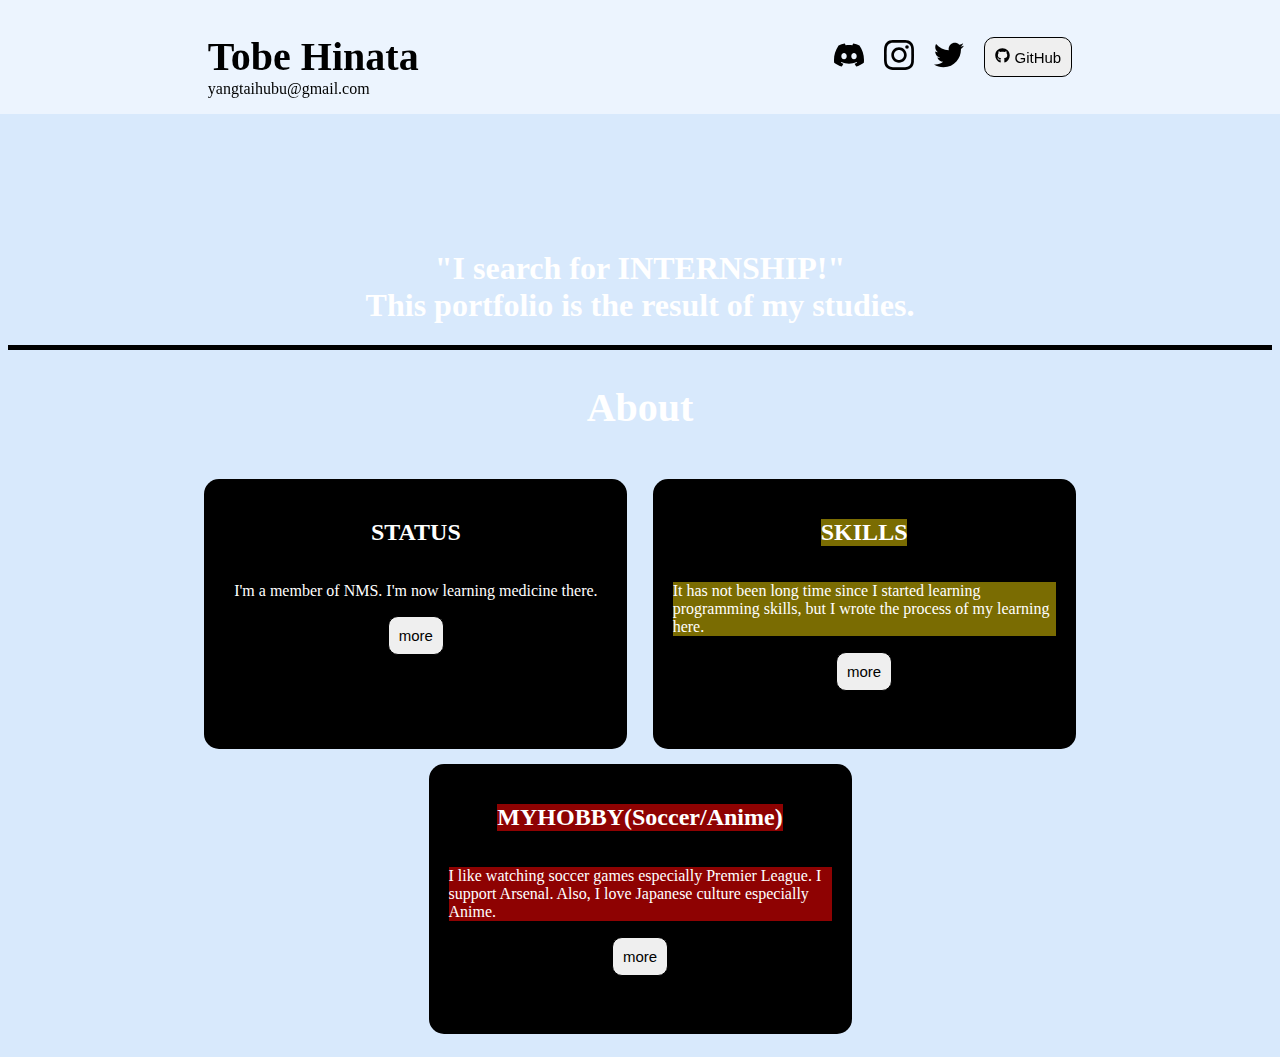
<file: index.html>
<!DOCTYPE html>
<html lang="en">
<head>
    <meta charset="UTF-8">
    <meta name="viewport" content="width=device-width, initial-scale=1.0">
    <link rel="stylesheet" href="index.css">
    <title>My portfolio</title>
</head>
<body>
    <header>
        <div>
            <h2 class="name">Tobe Hinata</h2>
            <p class="mail">yangtaihubu@gmail.com</p>     
        </div>
        <div class="top-holder">
            <a   href="https://discord.com/channels/@me">
                <img class="icon" src="./images/discord.svg" alt="">
            </a>
            <a  href="https://www.instagram.com/tobesun01/">
                <img class="icon" src="./images/instagram.svg" alt="">
            </a>
            <a  href="https://x.com/yangtaihubu">
                <img class="icon" src="./images/twitter.svg" alt="">
            </a>
            <a href="https://github.com/To-be-Sun">
                <button>
                    <svg stroke="currentColor" fill="currentColor" stroke-width="0" viewBox="0 0 496 512" height="1em" width="1em" xmlns="http://www.w3.org/2000/svg"><path d="M165.9 397.4c0 2-2.3 3.6-5.2 3.6-3.3.3-5.6-1.3-5.6-3.6 0-2 2.3-3.6 5.2-3.6 3-.3 5.6 1.3 5.6 3.6zm-31.1-4.5c-.7 2 1.3 4.3 4.3 4.9 2.6 1 5.6 0 6.2-2s-1.3-4.3-4.3-5.2c-2.6-.7-5.5.3-6.2 2.3zm44.2-1.7c-2.9.7-4.9 2.6-4.6 4.9.3 2 2.9 3.3 5.9 2.6 2.9-.7 4.9-2.6 4.6-4.6-.3-1.9-3-3.2-5.9-2.9zM244.8 8C106.1 8 0 113.3 0 252c0 110.9 69.8 205.8 169.5 239.2 12.8 2.3 17.3-5.6 17.3-12.1 0-6.2-.3-40.4-.3-61.4 0 0-70 15-84.7-29.8 0 0-11.4-29.1-27.8-36.6 0 0-22.9-15.7 1.6-15.4 0 0 24.9 2 38.6 25.8 21.9 38.6 58.6 27.5 72.9 20.9 2.3-16 8.8-27.1 16-33.7-55.9-6.2-112.3-14.3-112.3-110.5 0-27.5 7.6-41.3 23.6-58.9-2.6-6.5-11.1-33.3 2.6-67.9 20.9-6.5 69 27 69 27 20-5.6 41.5-8.5 62.8-8.5s42.8 2.9 62.8 8.5c0 0 48.1-33.6 69-27 13.7 34.7 5.2 61.4 2.6 67.9 16 17.7 25.8 31.5 25.8 58.9 0 96.5-58.9 104.2-114.8 110.5 9.2 7.9 17 22.9 17 46.4 0 33.7-.3 75.4-.3 83.6 0 6.5 4.6 14.4 17.3 12.1C428.2 457.8 496 362.9 496 252 496 113.3 383.5 8 244.8 8zM97.2 352.9c-1.3 1-1 3.3.7 5.2 1.6 1.6 3.9 2.3 5.2 1 1.3-1 1-3.3-.7-5.2-1.6-1.6-3.9-2.3-5.2-1zm-10.8-8.1c-.7 1.3.3 2.9 2.3 3.9 1.6 1 3.6.7 4.3-.7.7-1.3-.3-2.9-2.3-3.9-2-.6-3.6-.3-4.3.7zm32.4 35.6c-1.6 1.3-1 4.3 1.3 6.2 2.3 2.3 5.2 2.6 6.5 1 1.3-1.3.7-4.3-1.3-6.2-2.2-2.3-5.2-2.6-6.5-1zm-11.4-14.7c-1.6 1-1.6 3.6 0 5.9 1.6 2.3 4.3 3.3 5.6 2.3 1.6-1.3 1.6-3.9 0-6.2-1.4-2.3-4-3.3-5.6-2z"></path></svg>
                    <span>GitHub</span>
                </button>
            </a>   
        </div>
        <div class="dropdown">
            <button class="dropdown-toggle">
                <svg xmlns="http://www.w3.org/2000/svg" viewBox="0 0 448 512" width="20px" height=""20px><path d="M0 96C0 78.3 14.3 64 32 64l384 0c17.7 0 32 14.3 32 32s-14.3 32-32 32L32 128C14.3 128 0 113.7 0 96zM0 256c0-17.7 14.3-32 32-32l384 0c17.7 0 32 14.3 32 32s-14.3 32-32 32L32 288c-17.7 0-32-14.3-32-32zM448 416c0 17.7-14.3 32-32 32L32 448c-17.7 0-32-14.3-32-32s14.3-32 32-32l384 0c17.7 0 32 14.3 32 32z"/></svg></button>
            <ul class="dropdown-menu">
              <li><a href="https://discord.com/channels/@me">Discord</a></li>
              <li><a href="https://www.instagram.com/tobesun01/">Instragram</a></li>
              <li><a href="https://x.com/yangtaihubu">X</a></li>
              <li><a href="https://github.com/To-be-Sun">GitHub</a></li>
            </ul>
          </div>
    </header>
    <section>
        <h1 >"I search for INTERNSHIP!"
            <br>This portfolio is the result of my studies.
        </h1>
    </section>
    <h2 class="about">About</h2>
    <div class="container">
        <div class="first part">
            <h2>STATUS</h2>
            <p>I'm a member of NMS.
                I'm now learning medicine there.
            </p>
            <form action="./status/status.html">
                <button >more</button>
            </form>
        </div>
        <div class="second part">
            <h2>SKILLS</h2>
            <p>It has not been long time since I started learning programming skills, but I wrote the process of my learning here.            </p>
            <form action="./skills/skills.html">
                <button>more</button>
            </form>
        </div>
        <div class="third part">
            <h2>MYHOBBY(Soccer/Anime)</h2>
            <p>I like watching soccer games especially Premier League. I support Arsenal. Also, I love Japanese culture especially Anime.</p>
            <form action="./myhobby/myhobby.html">
                <button>more</button>
            </form>
        </div>
        
    </div>
        
    
    
<script src="index.js"></script>
</body>
</html>
</file>
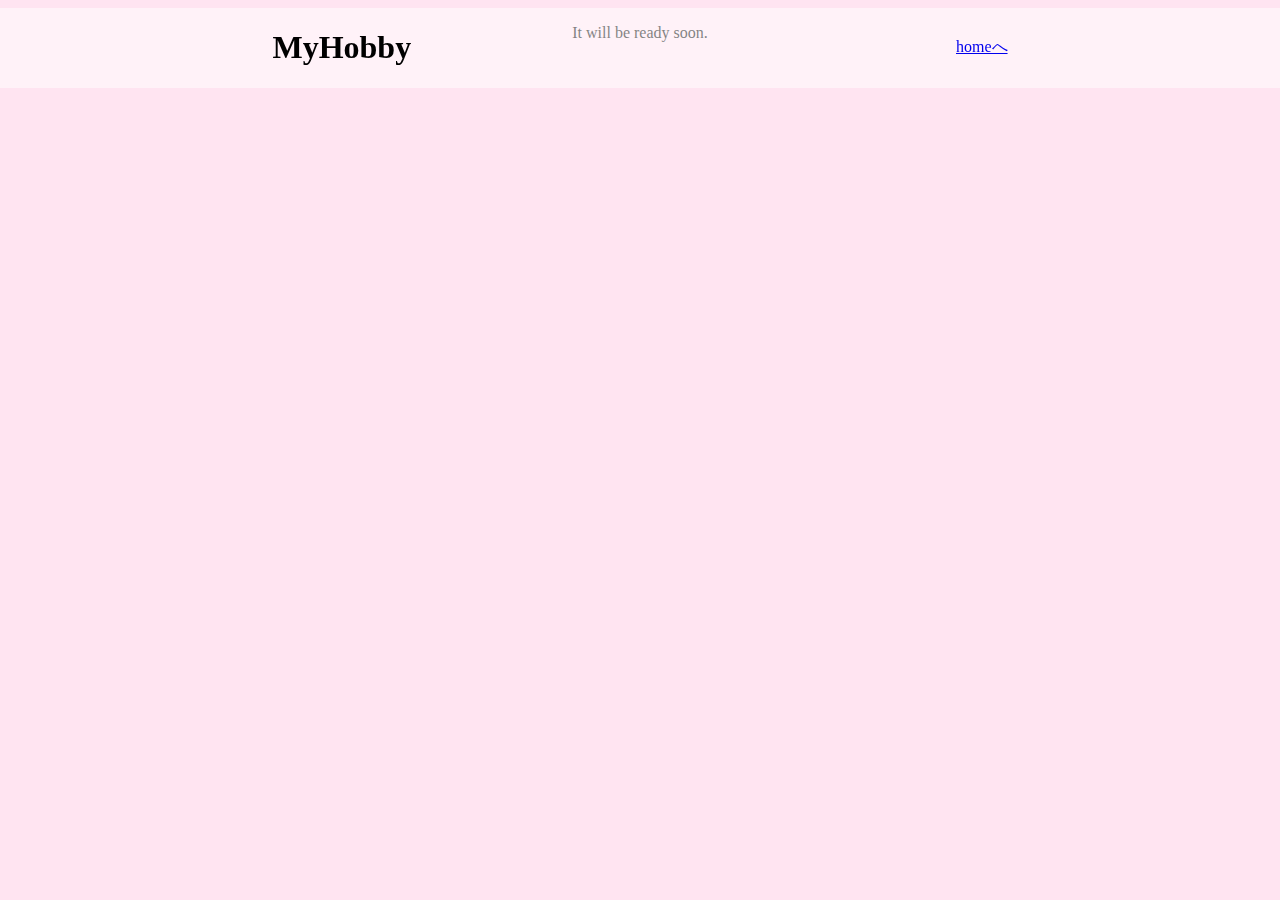
<file: myhobby/myhobby.html>
<!DOCTYPE html>
<html lang="en">
<head>
    <meta charset="UTF-8">
    <meta name="viewport" content="width=device-width, initial-scale=1.0">
    <link rel="stylesheet" href="myhobby.css">
    <title>MyHobby</title>
</head>
<body>
    <header>
        <h1>MyHobby</h1>
        <div class="tohome">
            <a href="../index.html">homeへ</a>
        </div>
    </header>
    <p>It will be ready soon.</p>

</body>
</html>
</file>
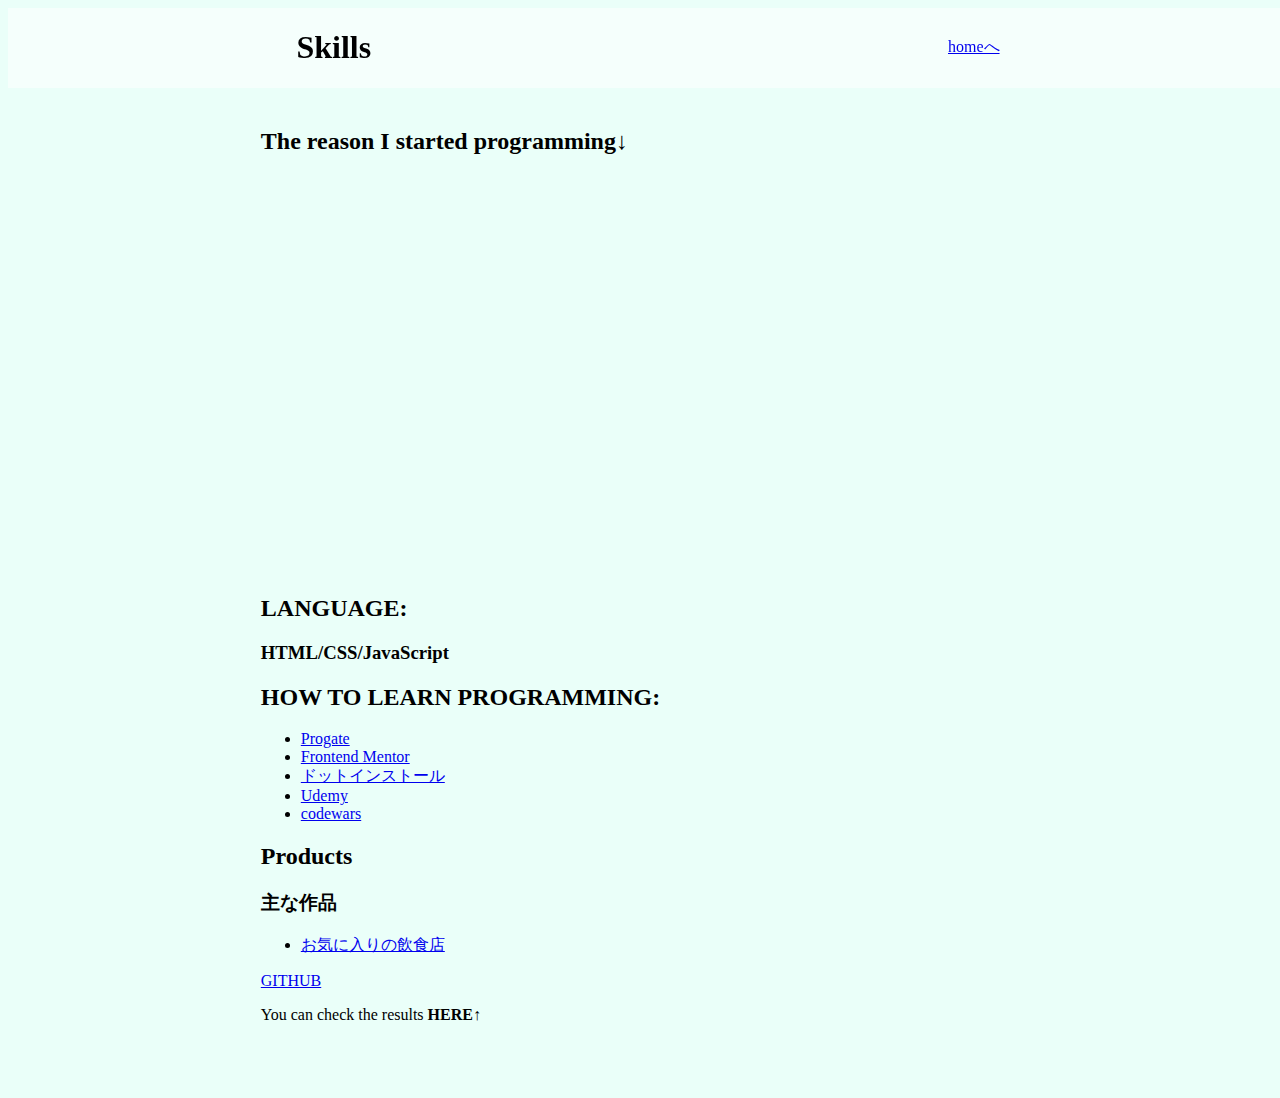
<file: skills/skills.html>
<!DOCTYPE html>
<html lang="en">
<head>
    <meta charset="UTF-8">
    <meta name="viewport" content="width=device-width, initial-scale=1.0">
    <title>Skills</title>
    <link rel="stylesheet" href="skills.css">
</head>
<body>
    <header>
        <h1>Skills</h1>
        <div class="tohome">
            <a href="../index.html">homeへ</a>
        </div>
    </header>
    <div class="container">
        <h2>The reason I started programming↓</h2>
        <iframe class="note-embed" src="https://note.com/embed/notes/n326d33efe6f7" style="border: 0; display: block; max-width: 99%; width: 494px; padding: 0px; margin: 10px 0px; position: static; visibility: visible;" height="400"></iframe><script async src="https://note.com/scripts/embed.js" charset="utf-8"></script>
        <div class="log">
            <h2>LANGUAGE:</h2>
            <h3>HTML/CSS/JavaScript</h3>
            <h2>HOW TO LEARN PROGRAMMING:</h2>
            <ul>
                <li><a href="https://prog-8.com/">Progate</a></li>
                <li><a href="https://www.frontendmentor.io/">Frontend Mentor</a></li>
                <li><a href="https://dotinstall.com/">ドットインストール</a></li>
                <li><a href="https://www.udemy.com/">Udemy</a></li>
                <li><a href="https://www.codewars.com/users/">codewars</a></li>
            </ul>
            <h2>Products</h2>
            <h3>主な作品</h3>
            <ul>
                <li><a href="https://to-be-sun.github.io/my-favorite-restaurant/">お気に入りの飲食店</a></li>
            </ul>
            <a href="https://github.com/To-be-Sun">GITHUB</a>
            <p>You can check the results <span style="font-weight:900">HERE↑</span></p>
            
        </div>
    </div>
</body>
</html>
</file>
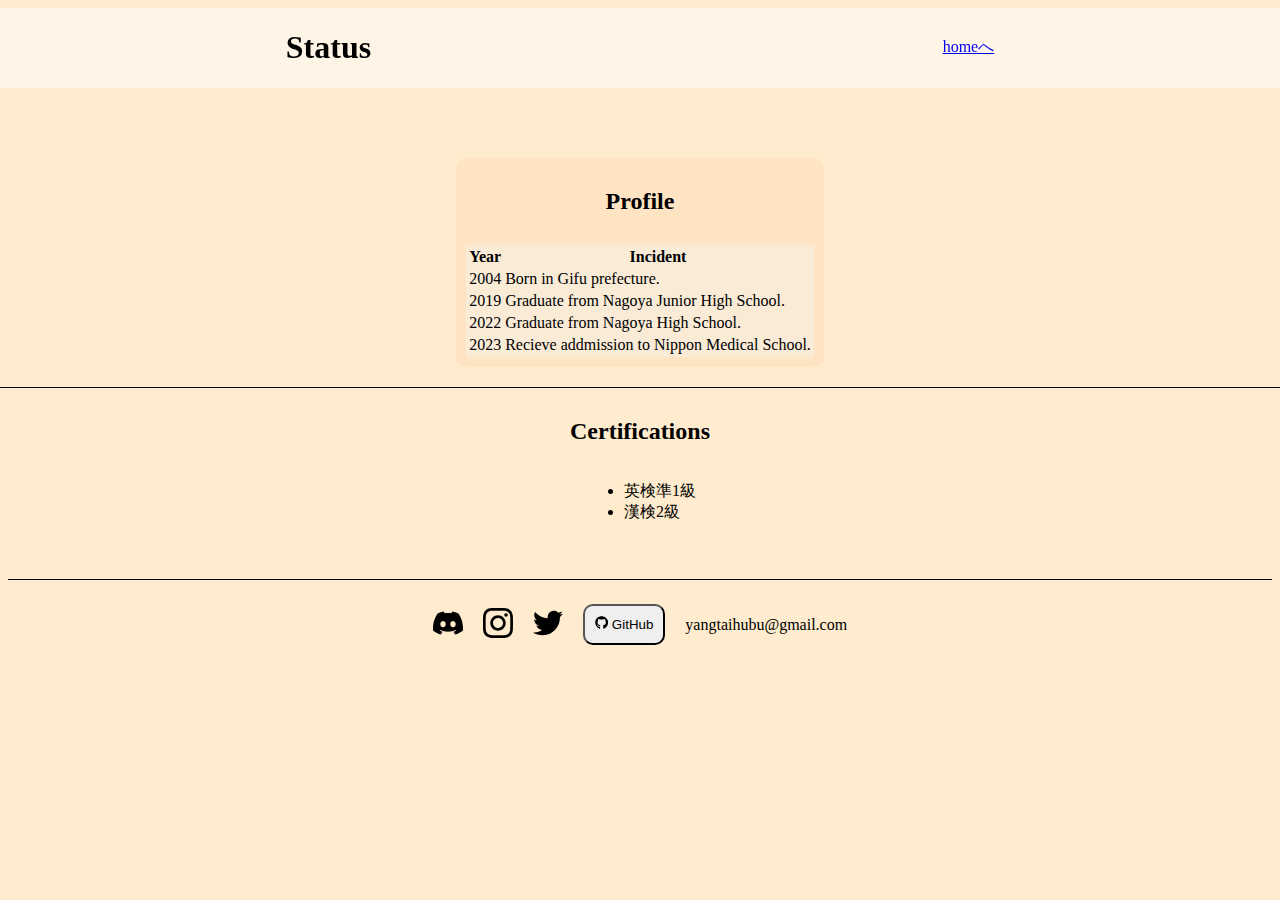
<file: status/status.html>
<!DOCTYPE html>
<html lang="en">
<head>
    <meta charset="UTF-8">
    <meta name="viewport" content="width=device-width, initial-scale=1.0">
    <title>Status</title>
    <link rel="stylesheet" href="status.css">
</head>
<body>
    <header>
        <h1 class="title">Status</h1>
        <div class="tohome">
            <a href="../index.html">homeへ</a>
        </div>
    </header>
    <div class="profile">
        <h2>Profile</h2>
        <table>
            <tr>
                <th>Year</th>
                <th>Incident</th>
            </tr>
            <tr>
                <td>2004</td>
                <td>Born in Gifu prefecture.</td>
            </tr>
            <tr>
                <td>2019</td>
                <td>Graduate from Nagoya Junior High School.</td>
            </tr>
            <tr>
                <td>2022</td>
                <td>Graduate from Nagoya High School.</td>
            </tr>
            <tr>
                <td>2023</td>
                <td>Recieve addmission to Nippon Medical School.</td>
            </tr>
        </table>
    </div>
    <div class="certifications">
        <h2>Certifications</h2>
        <ul>
            <li>英検準1級</li>
            <li>漢検2級</li>
        </ul>
    </div>  
    <footer>
        <div class="contact">
            <a   href="https://discord.com/channels/@me">
                <img class="icon" src="../images/discord.svg" alt="">
            </a>
            <a  href="https://www.instagram.com/tobesun01/">
                <img class="icon" src="../images/instagram.svg" alt="">
            </a>
            <a  href="https://x.com/yangtaihubu">
                <img class="icon" src="../images/twitter.svg" alt="">
            </a>
            <a href="https://github.com/To-be-Sun">
                <button>
                    <svg stroke="currentColor" fill="currentColor" stroke-width="0" viewBox="0 0 496 512" height="1em" width="1em" xmlns="http://www.w3.org/2000/svg"><path d="M165.9 397.4c0 2-2.3 3.6-5.2 3.6-3.3.3-5.6-1.3-5.6-3.6 0-2 2.3-3.6 5.2-3.6 3-.3 5.6 1.3 5.6 3.6zm-31.1-4.5c-.7 2 1.3 4.3 4.3 4.9 2.6 1 5.6 0 6.2-2s-1.3-4.3-4.3-5.2c-2.6-.7-5.5.3-6.2 2.3zm44.2-1.7c-2.9.7-4.9 2.6-4.6 4.9.3 2 2.9 3.3 5.9 2.6 2.9-.7 4.9-2.6 4.6-4.6-.3-1.9-3-3.2-5.9-2.9zM244.8 8C106.1 8 0 113.3 0 252c0 110.9 69.8 205.8 169.5 239.2 12.8 2.3 17.3-5.6 17.3-12.1 0-6.2-.3-40.4-.3-61.4 0 0-70 15-84.7-29.8 0 0-11.4-29.1-27.8-36.6 0 0-22.9-15.7 1.6-15.4 0 0 24.9 2 38.6 25.8 21.9 38.6 58.6 27.5 72.9 20.9 2.3-16 8.8-27.1 16-33.7-55.9-6.2-112.3-14.3-112.3-110.5 0-27.5 7.6-41.3 23.6-58.9-2.6-6.5-11.1-33.3 2.6-67.9 20.9-6.5 69 27 69 27 20-5.6 41.5-8.5 62.8-8.5s42.8 2.9 62.8 8.5c0 0 48.1-33.6 69-27 13.7 34.7 5.2 61.4 2.6 67.9 16 17.7 25.8 31.5 25.8 58.9 0 96.5-58.9 104.2-114.8 110.5 9.2 7.9 17 22.9 17 46.4 0 33.7-.3 75.4-.3 83.6 0 6.5 4.6 14.4 17.3 12.1C428.2 457.8 496 362.9 496 252 496 113.3 383.5 8 244.8 8zM97.2 352.9c-1.3 1-1 3.3.7 5.2 1.6 1.6 3.9 2.3 5.2 1 1.3-1 1-3.3-.7-5.2-1.6-1.6-3.9-2.3-5.2-1zm-10.8-8.1c-.7 1.3.3 2.9 2.3 3.9 1.6 1 3.6.7 4.3-.7.7-1.3-.3-2.9-2.3-3.9-2-.6-3.6-.3-4.3.7zm32.4 35.6c-1.6 1.3-1 4.3 1.3 6.2 2.3 2.3 5.2 2.6 6.5 1 1.3-1.3.7-4.3-1.3-6.2-2.2-2.3-5.2-2.6-6.5-1zm-11.4-14.7c-1.6 1-1.6 3.6 0 5.9 1.6 2.3 4.3 3.3 5.6 2.3 1.6-1.3 1.6-3.9 0-6.2-1.4-2.3-4-3.3-5.6-2z"></path></svg>
                    <span>GitHub</span>
                </button>
            </a> 
            <p>yangtaihubu@gmail.com</p>       
        </div>
    </footer>
    
</body>
</html>
</file>
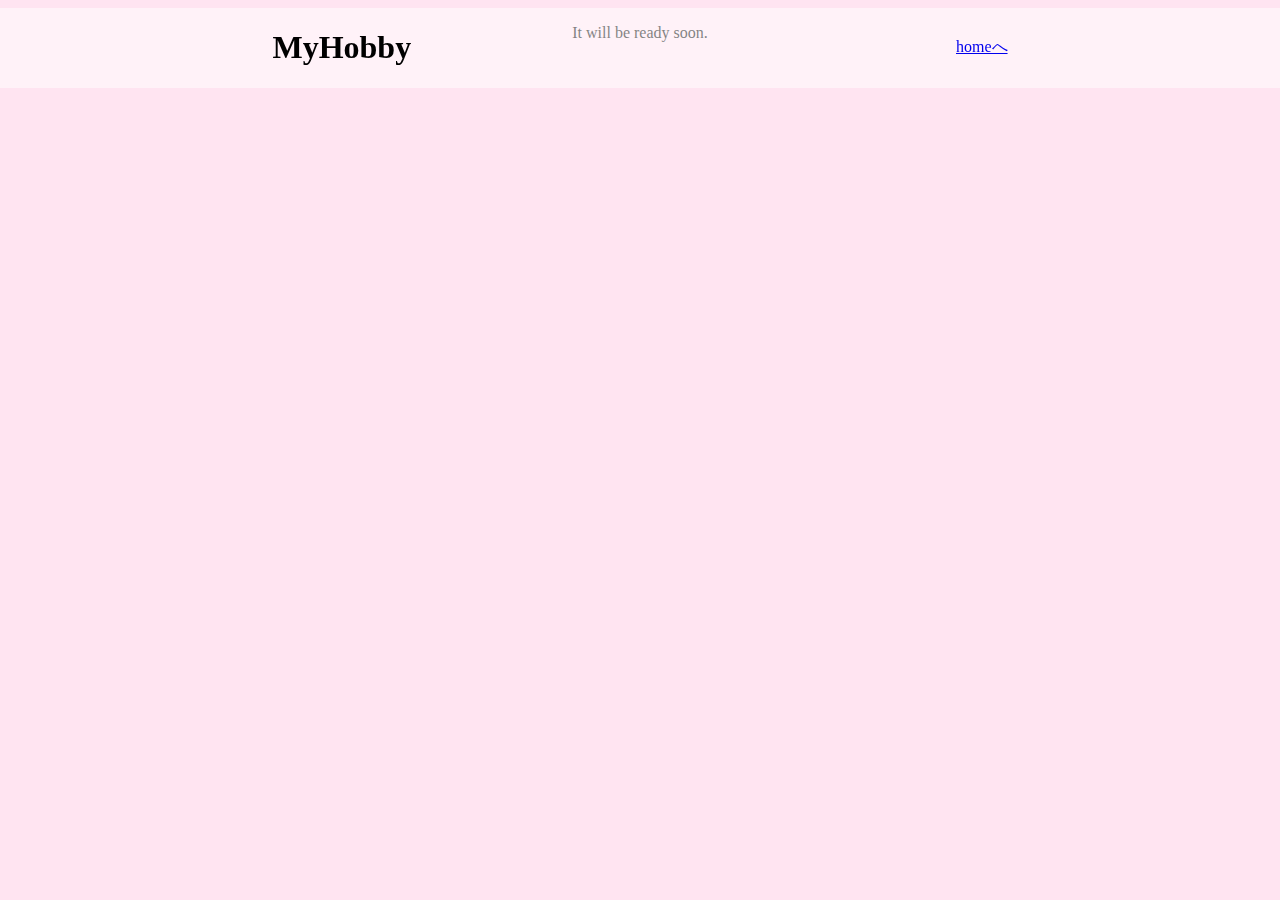
<file: index/myhobby/myhobby.html>
<!DOCTYPE html>
<html lang="en">
<head>
    <meta charset="UTF-8">
    <meta name="viewport" content="width=device-width, initial-scale=1.0">
    <link rel="stylesheet" href="myhobby.css">
    <title>MyHobby</title>
</head>
<body>
    <header>
        <h1>MyHobby</h1>
        <div class="tohome">
            <a href="/index.html">homeへ</a>
        </div>
    </header>
    <p>It will be ready soon.</p>

</body>
</html>
</file>
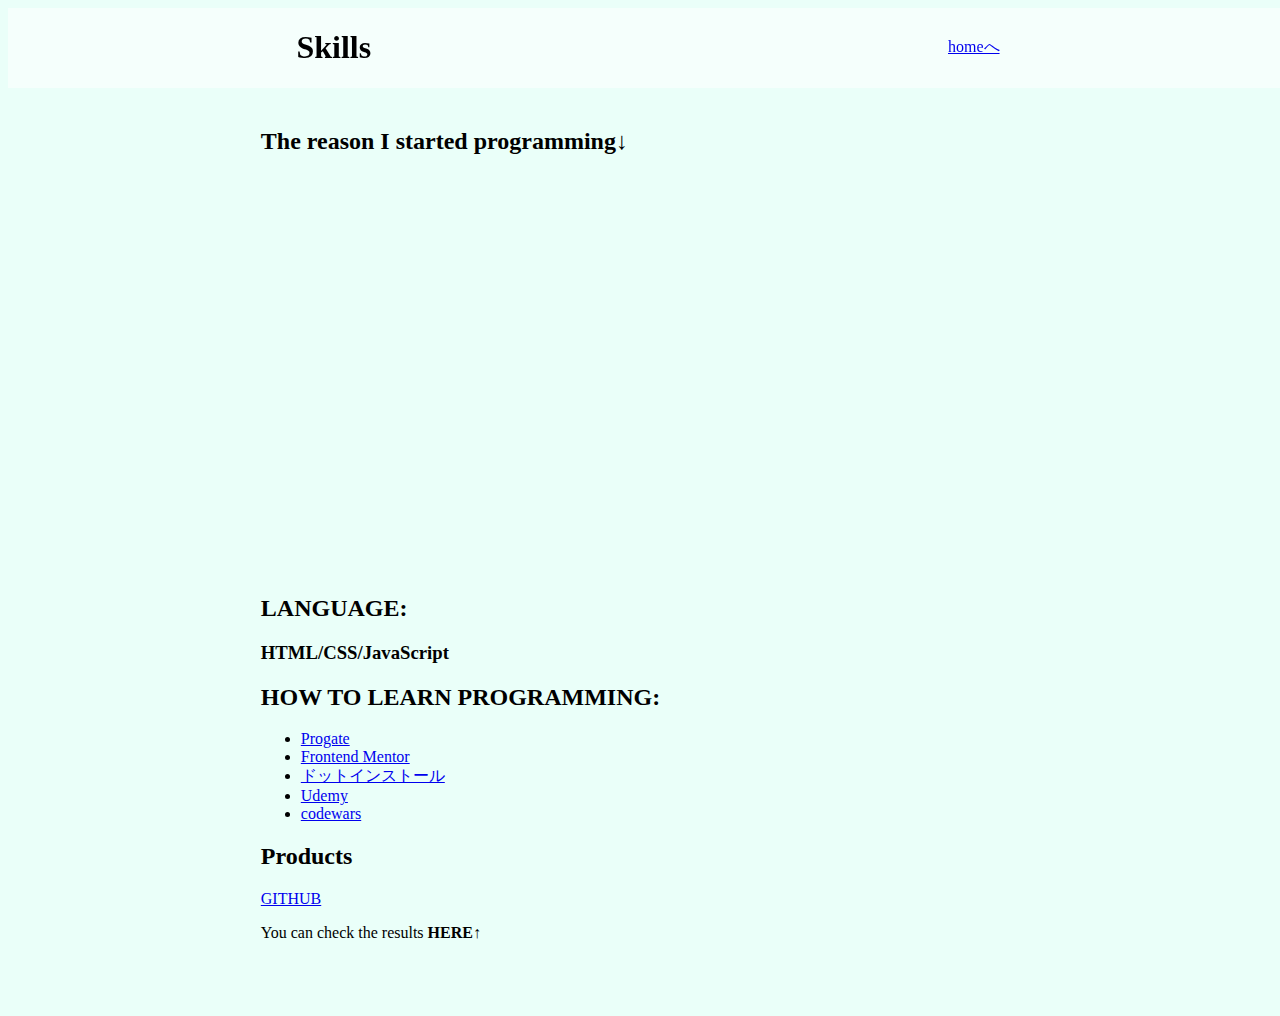
<file: index/skills/skills.html>
<!DOCTYPE html>
<html lang="en">
<head>
    <meta charset="UTF-8">
    <meta name="viewport" content="width=device-width, initial-scale=1.0">
    <title>Skills</title>
    <link rel="stylesheet" href="skills.css">
</head>
<body>
    <header>
        <h1>Skills</h1>
        <div class="tohome">
            <a href="/index.html">homeへ</a>
        </div>
    </header>
    <div class="container">
        <h2>The reason I started programming↓</h2>
        <iframe class="note-embed" src="https://note.com/embed/notes/n326d33efe6f7" style="border: 0; display: block; max-width: 99%; width: 494px; padding: 0px; margin: 10px 0px; position: static; visibility: visible;" height="400"></iframe><script async src="https://note.com/scripts/embed.js" charset="utf-8"></script>
        <div class="log">
            <h2>LANGUAGE:</h2>
            <h3>HTML/CSS/JavaScript</h3>
            <h2>HOW TO LEARN PROGRAMMING:</h2>
            <ul>
                <li><a href="https://prog-8.com/">Progate</a></li>
                <li><a href="https://www.frontendmentor.io/">Frontend Mentor</a></li>
                <li><a href="https://dotinstall.com/">ドットインストール</a></li>
                <li><a href="https://www.udemy.com/">Udemy</a></li>
                <li><a href="https://www.codewars.com/users/">codewars</a></li>
            </ul>
            <h2>Products</h2>
            <a href="https://github.com/To-be-Sun">GITHUB</a>
            <p>You can check the results <span style="font-weight:900">HERE↑</span></p>
            
        </div>
    </div>
</body>
</html>
</file>
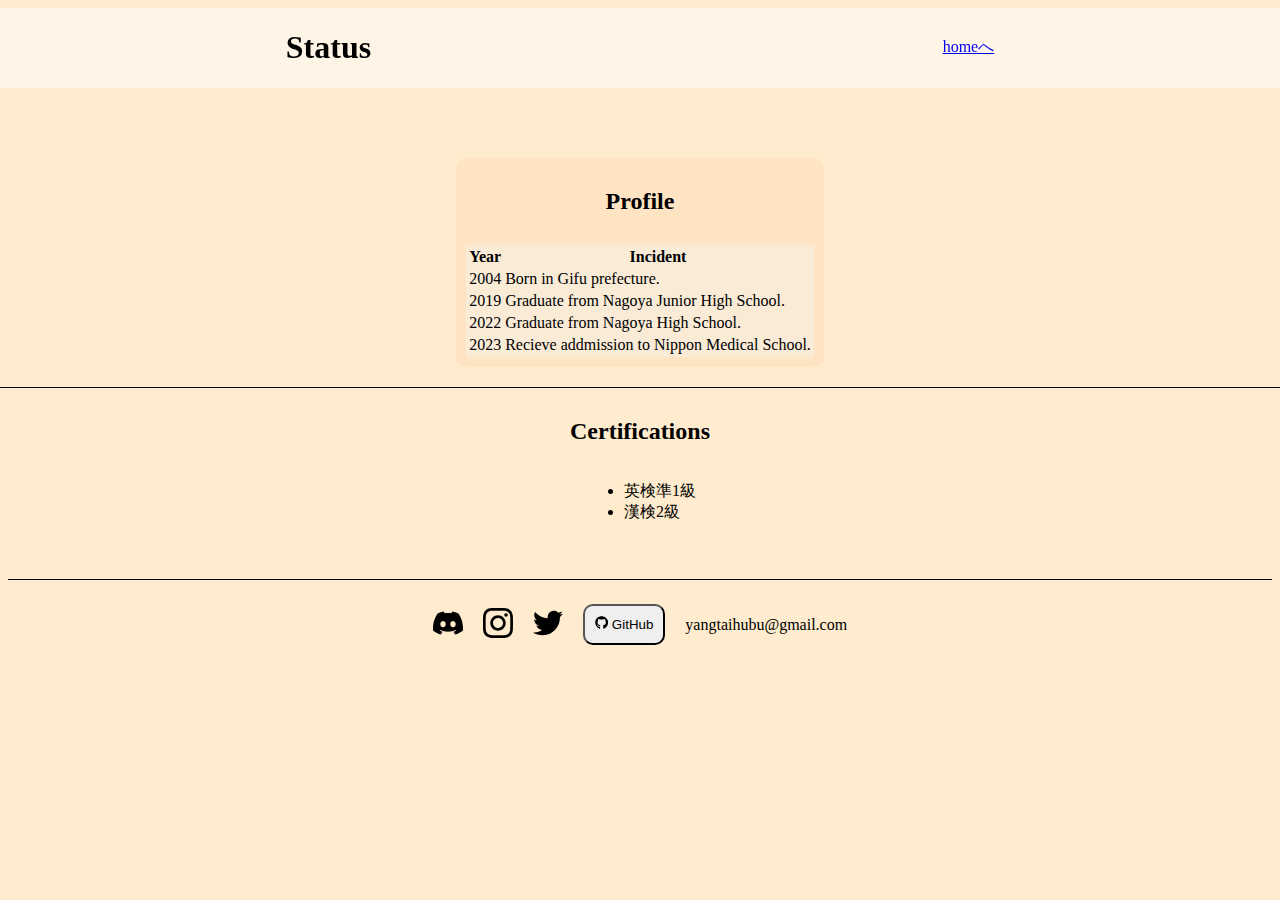
<file: index/status/status.html>
<!DOCTYPE html>
<html lang="en">
<head>
    <meta charset="UTF-8">
    <meta name="viewport" content="width=device-width, initial-scale=1.0">
    <title>Status</title>
    <link rel="stylesheet" href="status.css">
</head>
<body>
    <header>
        <h1 class="title">Status</h1>
        <div class="tohome">
            <a href="/index.html">homeへ</a>
        </div>
    </header>
    <div class="profile">
        <h2>Profile</h2>
        <table>
            <tr>
                <th>Year</th>
                <th>Incident</th>
            </tr>
            <tr>
                <td>2004</td>
                <td>Born in Gifu prefecture.</td>
            </tr>
            <tr>
                <td>2019</td>
                <td>Graduate from Nagoya Junior High School.</td>
            </tr>
            <tr>
                <td>2022</td>
                <td>Graduate from Nagoya High School.</td>
            </tr>
            <tr>
                <td>2023</td>
                <td>Recieve addmission to Nippon Medical School.</td>
            </tr>
        </table>
    </div>
    <div class="certifications">
        <h2>Certifications</h2>
        <ul>
            <li>英検準1級</li>
            <li>漢検2級</li>
        </ul>
    </div>  
    <footer>
        <div class="contact">
            <a   href="https://discord.com/channels/@me">
                <img class="icon" src="/index/images/discord.svg" alt="">
            </a>
            <a  href="https://www.instagram.com/tobesun01/">
                <img class="icon" src="/index/images/instagram.svg" alt="">
            </a>
            <a  href="https://x.com/yangtaihubu">
                <img class="icon" src="/index/images/twitter.svg" alt="">
            </a>
            <a href="https://github.com/To-be-Sun">
                <button>
                    <svg stroke="currentColor" fill="currentColor" stroke-width="0" viewBox="0 0 496 512" height="1em" width="1em" xmlns="http://www.w3.org/2000/svg"><path d="M165.9 397.4c0 2-2.3 3.6-5.2 3.6-3.3.3-5.6-1.3-5.6-3.6 0-2 2.3-3.6 5.2-3.6 3-.3 5.6 1.3 5.6 3.6zm-31.1-4.5c-.7 2 1.3 4.3 4.3 4.9 2.6 1 5.6 0 6.2-2s-1.3-4.3-4.3-5.2c-2.6-.7-5.5.3-6.2 2.3zm44.2-1.7c-2.9.7-4.9 2.6-4.6 4.9.3 2 2.9 3.3 5.9 2.6 2.9-.7 4.9-2.6 4.6-4.6-.3-1.9-3-3.2-5.9-2.9zM244.8 8C106.1 8 0 113.3 0 252c0 110.9 69.8 205.8 169.5 239.2 12.8 2.3 17.3-5.6 17.3-12.1 0-6.2-.3-40.4-.3-61.4 0 0-70 15-84.7-29.8 0 0-11.4-29.1-27.8-36.6 0 0-22.9-15.7 1.6-15.4 0 0 24.9 2 38.6 25.8 21.9 38.6 58.6 27.5 72.9 20.9 2.3-16 8.8-27.1 16-33.7-55.9-6.2-112.3-14.3-112.3-110.5 0-27.5 7.6-41.3 23.6-58.9-2.6-6.5-11.1-33.3 2.6-67.9 20.9-6.5 69 27 69 27 20-5.6 41.5-8.5 62.8-8.5s42.8 2.9 62.8 8.5c0 0 48.1-33.6 69-27 13.7 34.7 5.2 61.4 2.6 67.9 16 17.7 25.8 31.5 25.8 58.9 0 96.5-58.9 104.2-114.8 110.5 9.2 7.9 17 22.9 17 46.4 0 33.7-.3 75.4-.3 83.6 0 6.5 4.6 14.4 17.3 12.1C428.2 457.8 496 362.9 496 252 496 113.3 383.5 8 244.8 8zM97.2 352.9c-1.3 1-1 3.3.7 5.2 1.6 1.6 3.9 2.3 5.2 1 1.3-1 1-3.3-.7-5.2-1.6-1.6-3.9-2.3-5.2-1zm-10.8-8.1c-.7 1.3.3 2.9 2.3 3.9 1.6 1 3.6.7 4.3-.7.7-1.3-.3-2.9-2.3-3.9-2-.6-3.6-.3-4.3.7zm32.4 35.6c-1.6 1.3-1 4.3 1.3 6.2 2.3 2.3 5.2 2.6 6.5 1 1.3-1.3.7-4.3-1.3-6.2-2.2-2.3-5.2-2.6-6.5-1zm-11.4-14.7c-1.6 1-1.6 3.6 0 5.9 1.6 2.3 4.3 3.3 5.6 2.3 1.6-1.3 1.6-3.9 0-6.2-1.4-2.3-4-3.3-5.6-2z"></path></svg>
                    <span>GitHub</span>
                </button>
            </a> 
            <p>yangtaihubu@gmail.com</p>       
        </div>
    </footer>
    
</body>
</html>
</file>
<file: index.css>
body{
    background-color: rgb(216, 233, 252);
    margin-top:85px;
}
header{
    display:flex;
    align-items:center;
    justify-content:space-around;  
    background-color:rgba(255, 255, 255, 0.5);
    position:fixed;
    top:0;
    right:0;
    width:100%;
    z-index:100;
}
.name{
    font-size:2.5em;
    margin-bottom:0;
}
.mail{
    font-size:1em;
    margin-top:0;
}
.top-holder{
    display: flex;
    justify-content:space-between;
    align-items:center;
}
section{
    text-align:center;
    border-bottom:black 5px solid;
    margin-top:250px;
    color:white;
}
.container{
    padding-top:15px;
    display:flex;
    justify-content:center;
    gap:2%;
    align-items:center;
    flex-wrap:wrap;  
}
.part{
    background-color:rgb(0, 0, 0);
    color:white;
    display:flex;
    flex-direction:column;
    justify-content: flex-start;
    align-items: center;
    padding:20px;
    border-radius:15px;
    margin-bottom:15px;
    width:383px;
    height:230px;
}
button{
    cursor:pointer;
    padding: 10px;
    font-size: 15px;
    border-radius:10px;
    border:black 1px solid;
}
button:hover{
    background-color:black;
    border: white solid 1px;
    color:white;
}
.icon{
    margin-right:20px;
}
.icon:hover{
    color:white;
}
.first{
    position:relative;
    background-image:url('https://th.bing.com/th/id/R.1d7796ad9e19d7ecb450d2e5dede8097?rik=k%2f%2fQOctpnPiccg&riu=http%3a%2f%2fwww.college.nms.ac.jp%2fvar%2frev0%2f0025%2f5933%2fnms_emblem.png&ehk=8q6FQp6%2fpPUU6Bl6xicpiEAEkOUX6SgJi7rN2spSSPg%3d&risl=&pid=ImgRaw&r=0');
    background-size:cover;
}
.first p{
    background-color:rgba(0, 0, 0, 0.555);
}
.first h2{
    background-color:rgba(0, 0, 0, 0.555);
}
.second p{
    background-color:rgba(247, 219, 5, 0.495);
}
.second h2{
    background-color:rgba(247, 219, 5, 0.495);
}
.third p{
    background-color:rgba(255, 4, 4, 0.555);
}
.third h2{
    background-color:rgba(255, 4, 4, 0.555);
}


.about{
    text-align:center;
    color:white;
    font-size:40px;
}
.tissue{
    height:340px;
    
}
.second{
    background-size:100px 100px;
    background-image:url('https://cdn.pixabay.com/photo/2015/04/23/17/41/javascript-736400_1280.png');
}
.third{
    background-size:cover;
    background-image:url('https://static.vecteezy.com/system/resources/previews/026/135/350/original/arsenal-club-logo-white-symbol-premier-league-football-abstract-design-illustration-with-red-background-free-vector.jpg');
}
.dropdown{
    display:none;  
    position:relative;
}
.dropdown-menu{
    background-color:black;
    position:absolute;
    top:50px;
    right:20px;
    border-radius:15px;
    list-style:none;
    padding:10px;
}
.dropdown-menu a{
    color:white;
    text-decoration:none;
    font-size:20px;
}
.dropdown-menu a:hover{
    text-decoration:underline;
}
.dropdown-toggle{
    background-color:white;
    padding:15px;
}
.dropdown-toggle:hover{
    background-color:transparent;
}

@media(max-width:1024px){
    .dropdown{
        display:block;
    }
    .top-holder{
        display:none;
    }
    .dropdown-menu{
        display:none;
        transition:all 1s ease;
    }
    .dropdown-menu.active{
        display:block;
        background-color:black;
    }
}
</file>
<file: myhobby/myhobby.css>
body{
    display:flex;
    flex-direction:column;
    align-items:center;
    background-color:rgba(255, 205, 229, 0.537)
}
header{
    background-color:rgba(255, 255, 255, 0.5);
    width:100%;
    display:flex;
    justify-content:space-around;
    align-items:center;
    position:fixed;
}
</file>
<file: skills/skills.css>
body{
    background-color:#eafff9;
    display:flex;
    flex-direction:column;
}
header{
    background-color:rgba(255, 255, 255, 0.5);
    width:100%;
    display:flex;
    justify-content:space-around;
    align-items:center;
    position:fixed;
}
.container{
    margin:100px 20% 50px 20%;
}
</file>
<file: status/status.css>
body{
    display:flex;
    flex-direction:column;
    align-items:center;
    background-color:blanchedalmond
}
header{
    background-color:rgba(255, 255, 255, 0.5);
    width:100%;
    display:flex;
    justify-content:space-around;
    align-items:center;
    position:fixed;
}
.profile{
    display:flex;
    flex-direction:column;
    align-items:center;
    gap:10px;
    background-color:bisque;
    margin-top:150px;
    border-radius:10px;   
    padding:10px;
}    
table{
    background-color:antiquewhite
}
footer{
    border-top:black solid 1px;
    padding-top:20px;
    margin-top:30px;
    width:100%;
    display:flex;
    justify-content:center;
}
.contact{
    width:50%;
    display:flex;
    flex-wrap:wrap;
    justify-content:center;
    align-items:center;
    gap:20px;
}
button{
    padding:10px;
    border-radius:10px;
}
button:hover{
    background-color:black;
    color:white;
}
.certifications{
    margin-top:20px;
    width:100%;
    padding:10px;
    border-top:black solid 1px;
    display:flex;
    flex-direction:column;
    align-items:center;
}
</file>
<file: index/myhobby/myhobby.css>
body{
    display:flex;
    flex-direction:column;
    align-items:center;
    background-color:rgba(255, 205, 229, 0.537)
}
header{
    background-color:rgba(255, 255, 255, 0.5);
    width:100%;
    display:flex;
    justify-content:space-around;
    align-items:center;
    position:fixed;
}
</file>
<file: index/skills/skills.css>
body{
    background-color:#eafff9;
    display:flex;
    flex-direction:column;
}
header{
    background-color:rgba(255, 255, 255, 0.5);
    width:100%;
    display:flex;
    justify-content:space-around;
    align-items:center;
    position:fixed;
}
.container{
    margin:100px 20% 50px 20%;
}
</file>
<file: index/status/status.css>
body{
    display:flex;
    flex-direction:column;
    align-items:center;
    background-color:blanchedalmond
}
header{
    background-color:rgba(255, 255, 255, 0.5);
    width:100%;
    display:flex;
    justify-content:space-around;
    align-items:center;
    position:fixed;
}
.profile{
    display:flex;
    flex-direction:column;
    align-items:center;
    gap:10px;
    background-color:bisque;
    margin-top:150px;
    border-radius:10px;   
    padding:10px;
}    
table{
    background-color:antiquewhite
}
footer{
    border-top:black solid 1px;
    padding-top:20px;
    margin-top:30px;
    width:100%;
    display:flex;
    justify-content:center;
}
.contact{
    width:50%;
    display:flex;
    flex-wrap:wrap;
    justify-content:center;
    align-items:center;
    gap:20px;
}
button{
    padding:10px;
    border-radius:10px;
}
button:hover{
    background-color:black;
    color:white;
}
.certifications{
    margin-top:20px;
    width:100%;
    padding:10px;
    border-top:black solid 1px;
    display:flex;
    flex-direction:column;
    align-items:center;
}
</file>
